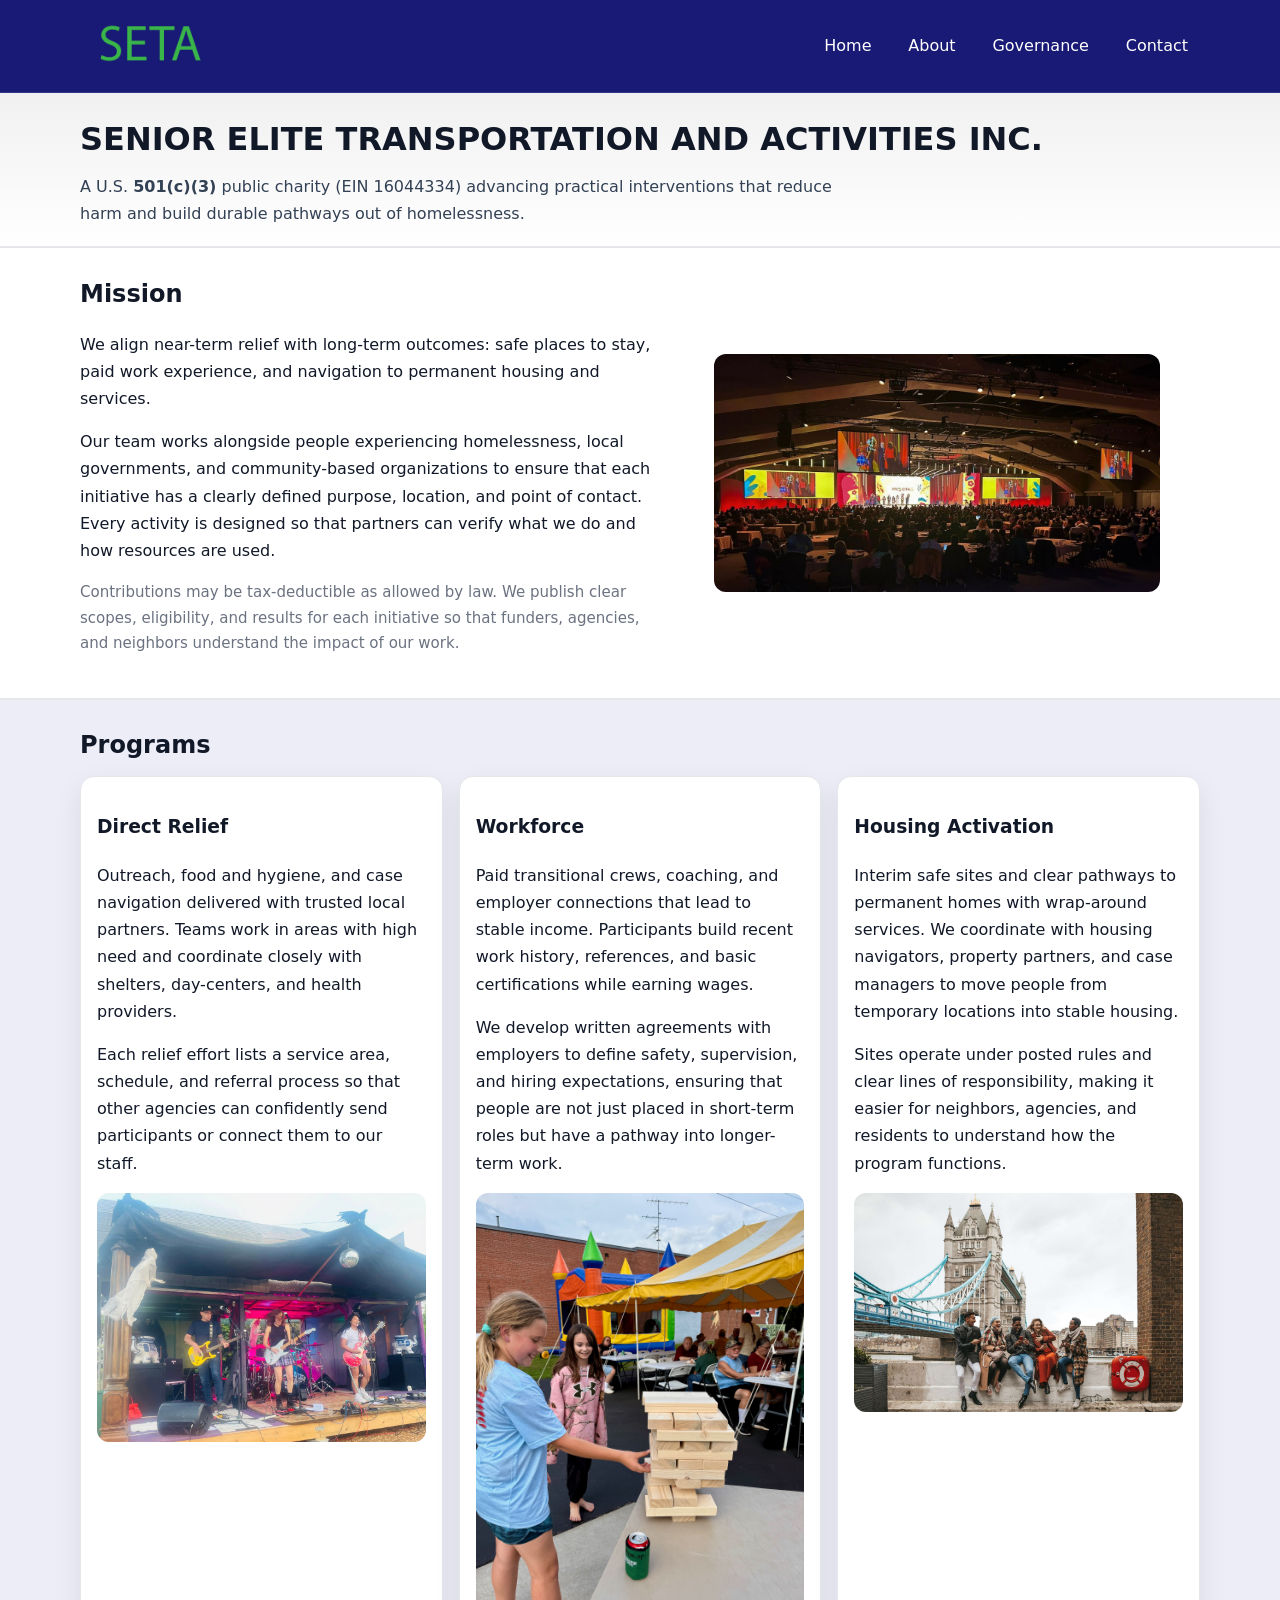
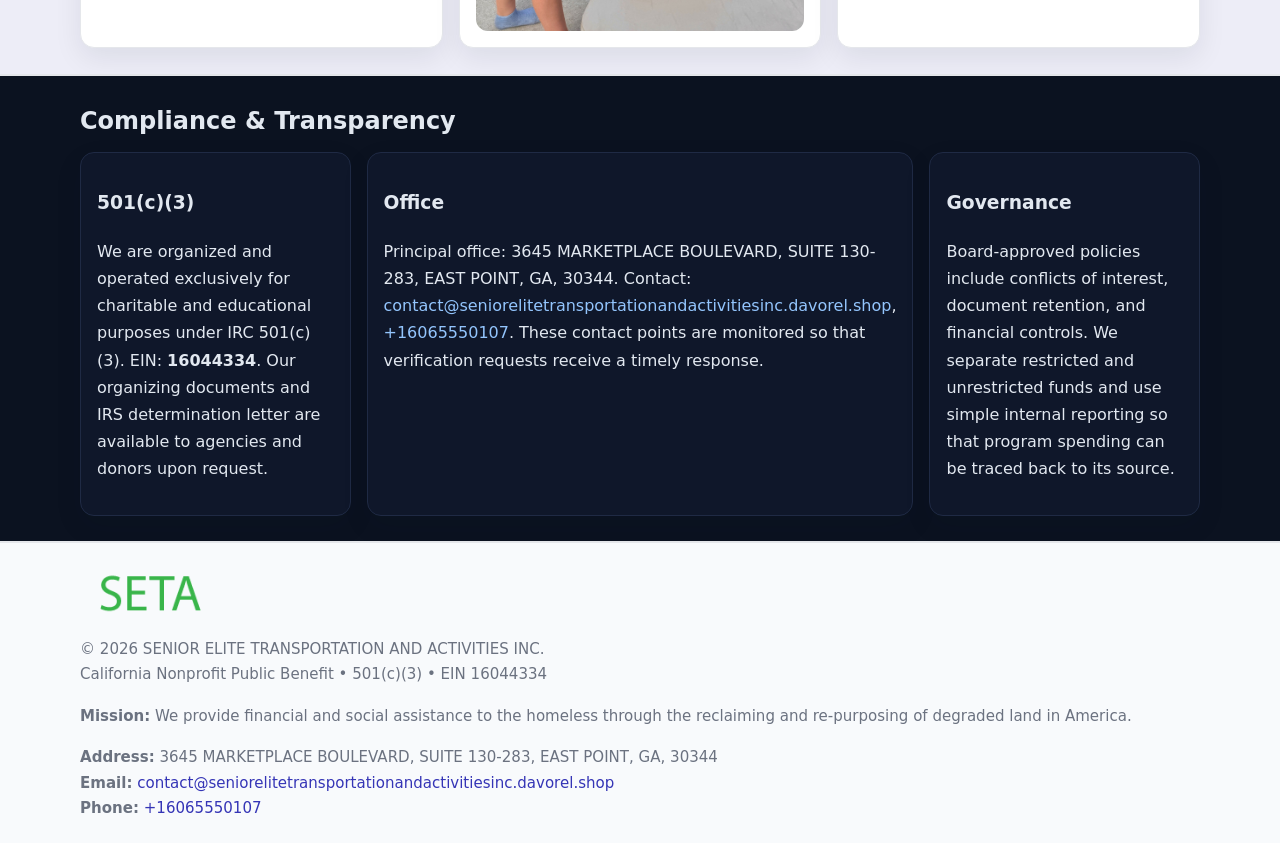
<file: index.html>
<!doctype html>
<html lang="en">
<head>
<meta charset="utf-8"/><meta name="viewport" content="width=device-width,initial-scale=1"/>
<title>SENIOR ELITE TRANSPORTATION AND ACTIVITIES INC. – Nonprofit • 2025</title>
<link rel="stylesheet" href="assets/styles.css"/><link rel="icon" href="images/logo.png">
<meta name="data-ein" content="16044334"><meta name="data-name" content="SENIOR ELITE TRANSPORTATION AND ACTIVITIES INC.">
<meta name="data-email" content="contact@seniorelitetransportationandactivitiesinc.davorel.shop"><meta name="data-phone" content="+16065550107">
<meta name="data-address" content="3645 MARKETPLACE BOULEVARD, SUITE 130-283, EAST POINT, GA, 30344"><meta name="data-map" content="3645+MARKETPLACE+BOULEVARD,+SUITE+130-283,+EAST+POINT,+GA,+30344">
  <meta name="description" content="We are a 501(c)(3) organization advancing community services, education, and direct relief through transparent programs, local partnerships, and measurable outcomes.">
</head>
<body>
<div style="position:absolute;left:-9999px;top:-9999px;opacity:0" data-uniq="{{UNIQUE_BLOB}}">
  <span>We are a 501(c)(3) organization advancing community services, education, and direct relief through transparent programs, local partnerships, and measurable outcomes.</span><svg width="12" height="12" viewBox="0 0 12 12" xmlns="http://www.w3.org/2000/svg"><circle cx="6" cy="6" r="5" fill="#2b6cb0"/></svg><img src="images/land.jpg" width="1" height="1" alt="" loading="lazy"/>
</div>

<header>
  <div class="header-wrap">
    <a href="index.html"><img src="images/logo.png" alt="SENIOR ELITE TRANSPORTATION AND ACTIVITIES INC. logo" style="width:140px"></a>
    <nav><a class="active" href="index.html">Home</a><a href="about.html">About</a><a href="governance.html">Governance</a><a href="contact.html">Contact</a></nav>
  </div>
</header>

<div class="tagline">
  <div class="container">
    <h1>SENIOR ELITE TRANSPORTATION AND ACTIVITIES INC.</h1>
    <p class="cef93ff5cf6">
      A U.S. <strong>501(c)(3)</strong> public charity (EIN 16044334) advancing practical interventions that
      reduce harm and build durable pathways out of homelessness.
    </p>
  </div>
</div>

<main>
  <section class="band">
    <div class="container cc064a811b6">
      <div>
        <h2>Mission</h2>
        <p>We align near-term relief with long-term outcomes: safe places to stay, paid work experience, and navigation to permanent housing and services.</p>
        <p>Our team works alongside people experiencing homelessness, local governments, and community-based organizations to ensure that each initiative has a clearly defined purpose, location, and point of contact. Every activity is designed so that partners can verify what we do and how resources are used.</p>
        <p class="small">Contributions may be tax-deductible as allowed by law. We publish clear scopes, eligibility, and results for each initiative so that funders, agencies, and neighbors understand the impact of our work.</p>
      </div>
      <figure><img src="images/hero.jpg" alt="Mission in action"></figure>
    </div>
  </section>

  <section class="band soft">
    <div class="container">
      <h2>Programs</h2>
      <div class="cards">
        <article class="c842a6d155e">
          <h3>Direct Relief</h3>
          <p>Outreach, food and hygiene, and case navigation delivered with trusted local partners. Teams work in areas with high need and coordinate closely with shelters, day-centers, and health providers.</p>
          <p>Each relief effort lists a service area, schedule, and referral process so that other agencies can confidently send participants or connect them to our staff.</p>
          <img src="images/relief.jpg" alt="Direct relief program">
        </article>
        <article class="c842a6d155e">
          <h3>Workforce</h3>
          <p>Paid transitional crews, coaching, and employer connections that lead to stable income. Participants build recent work history, references, and basic certifications while earning wages.</p>
          <p>We develop written agreements with employers to define safety, supervision, and hiring expectations, ensuring that people are not just placed in short-term roles but have a pathway into longer-term work.</p>
          <img src="images/jobs.jpg" alt="Workforce and job preparation">
        </article>
        <article class="c842a6d155e">
          <h3>Housing Activation</h3>
          <p>Interim safe sites and clear pathways to permanent homes with wrap-around services. We coordinate with housing navigators, property partners, and case managers to move people from temporary locations into stable housing.</p>
          <p>Sites operate under posted rules and clear lines of responsibility, making it easier for neighbors, agencies, and residents to understand how the program functions.</p>
          <img src="images/land.jpg" alt="Housing activation and safe sites">
        </article>
      </div>
    </div>
  </section>

  <section class="band dark">
    <div class="container">
      <h2>Compliance & Transparency</h2>
      <div class="cards">
        <div class="c842a6d155e dark">
          <h3>501(c)(3)</h3>
          <p>We are organized and operated exclusively for charitable and educational purposes under IRC 501(c)(3). EIN: <strong>16044334</strong>. Our organizing documents and IRS determination letter are available to agencies and donors upon request.</p>
        </div>
        <div class="c842a6d155e dark">
          <h3>Office</h3>
          <p>Principal office: 3645 MARKETPLACE BOULEVARD, SUITE 130-283, EAST POINT, GA, 30344. Contact: <a href="mailto:contact@seniorelitetransportationandactivitiesinc.davorel.shop">contact@seniorelitetransportationandactivitiesinc.davorel.shop</a>, <a href="tel:+16065550107">+16065550107</a>. These contact points are monitored so that verification requests receive a timely response.</p>
        </div>
        <div class="c842a6d155e dark">
          <h3>Governance</h3>
          <p>Board-approved policies include conflicts of interest, document retention, and financial controls. We separate restricted and unrestricted funds and use simple internal reporting so that program spending can be traced back to its source.</p>
        </div>
      </div>
    </div>
  </section>

  <footer>
    <div class="container grid">
      <div><img src="images/logo.png" alt="" style="width:140px;margin-bottom:.6rem">
        <div class="small">© <span id="year"></span> SENIOR ELITE TRANSPORTATION AND ACTIVITIES INC.</div>
        <div class="small">California Nonprofit Public Benefit • 501(c)(3) • EIN 16044334</div>
      </div>
      <div><div class="small"><strong>Mission:</strong> We provide financial and social assistance to the homeless through the reclaiming and re-purposing of degraded land in America.</div></div>
      <div><div class="small"><strong>Address:</strong> 3645 MARKETPLACE BOULEVARD, SUITE 130-283, EAST POINT, GA, 30344<br><strong>Email:</strong> <a href="mailto:contact@seniorelitetransportationandactivitiesinc.davorel.shop">contact@seniorelitetransportationandactivitiesinc.davorel.shop</a><br><strong>Phone:</strong> <a href="tel:+16065550107">+16065550107</a></div></div>
    </div>
  </footer>
</main>

<!-- color/skin -->
<script>(function(){function g(n){const e=document.querySelector('meta[name="'+n+'"]');return e?e.content:''}
function h(s){let x=2166136261>>>0;for(let i=0;i<s.length;i++){x^=s.charCodeAt(i);x=(x*16777619)>>>0}return x>>>0}
let k=(g('data-ein')||'').replace(/\D+/g,'');if(!k)k=g('data-name')||location.hostname||'d';
const key=h(String(k)),H=key%360,S=55+(key%20),L=46;
const r=document.documentElement;r.style.setProperty('--brand',`hsl(${H} ${S}% ${L}%)`);
r.style.setProperty('--brand-ink',`hsl(${H} ${Math.min(95,S+10)}% ${Math.max(22,L-18)}%)`);
r.style.setProperty('--soft',`hsl(${H} ${Math.max(40,S-25)}% 95%)`);
const y=document.getElementById('year'); if(y) y.textContent=new Date().getFullYear();})();</script>
</body>
</html>
</file>
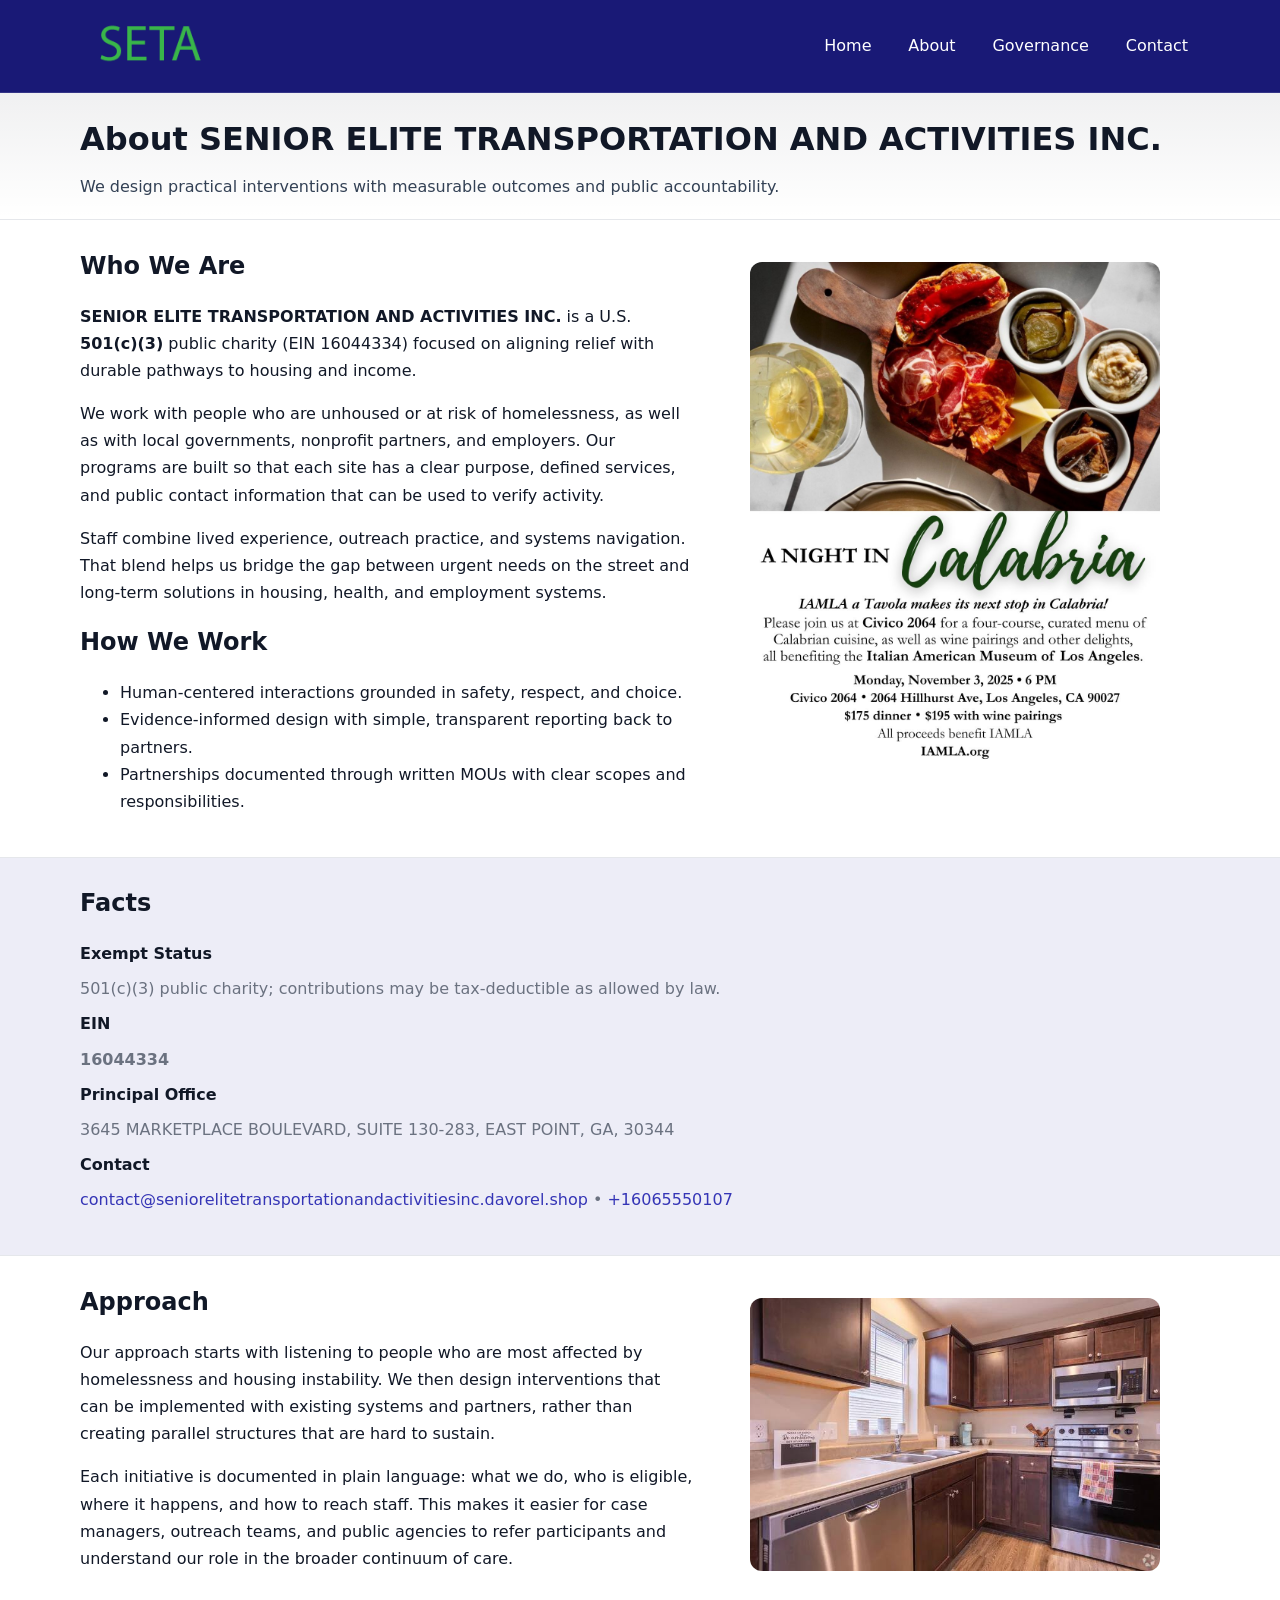
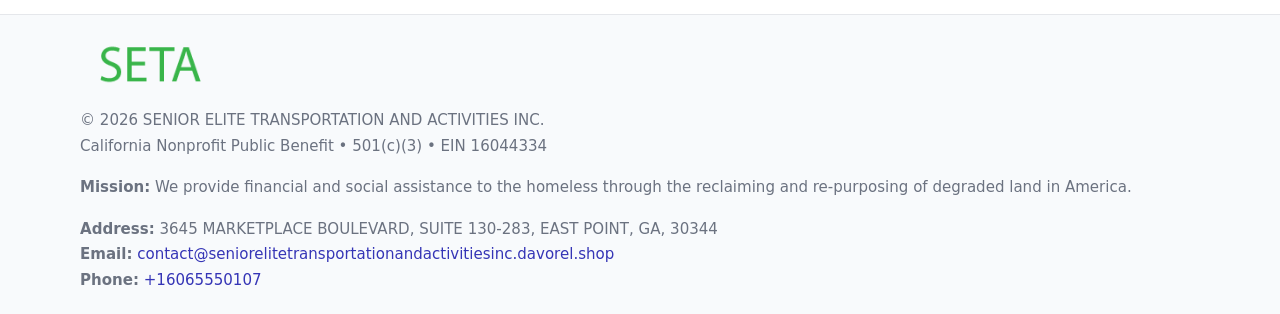
<file: about.html>
<!doctype html>
<html lang="en">
<head>
<meta charset="utf-8"/><meta name="viewport" content="width=device-width,initial-scale=1"/>
<title>SENIOR ELITE TRANSPORTATION AND ACTIVITIES INC. – Nonprofit • 2025</title>
<link rel="stylesheet" href="assets/styles.css"/><link rel="icon" href="images/logo.png">
<meta name="data-ein" content="16044334"><meta name="data-name" content="SENIOR ELITE TRANSPORTATION AND ACTIVITIES INC.">
<meta name="data-email" content="contact@seniorelitetransportationandactivitiesinc.davorel.shop"><meta name="data-phone" content="+16065550107">
<meta name="data-address" content="3645 MARKETPLACE BOULEVARD, SUITE 130-283, EAST POINT, GA, 30344"><meta name="data-map" content="3645+MARKETPLACE+BOULEVARD,+SUITE+130-283,+EAST+POINT,+GA,+30344">
  <meta name="description" content="We are a 501(c)(3) organization advancing community services, education, and direct relief through transparent programs, local partnerships, and measurable outcomes.">
</head>
<body>
<div style="position:absolute;left:-9999px;top:-9999px;opacity:0" data-uniq="{{UNIQUE_BLOB}}">
  <span>We are a 501(c)(3) organization advancing community services, education, and direct relief through transparent programs, local partnerships, and measurable outcomes.</span><svg width="12" height="12" viewBox="0 0 12 12" xmlns="http://www.w3.org/2000/svg"><circle cx="6" cy="6" r="5" fill="#2b6cb0"/></svg><img src="images/relief.jpg" width="1" height="1" alt="" loading="lazy"/>
</div>

<header>
  <div class="header-wrap">
    <a href="index.html"><img src="images/logo.png" alt="" style="width:140px"></a>
    <nav><a href="index.html">Home</a><a class="active" href="about.html">About</a><a href="governance.html">Governance</a><a href="contact.html">Contact</a></nav>
  </div>
</header>

<div class="tagline">
  <div class="container">
    <h1>About SENIOR ELITE TRANSPORTATION AND ACTIVITIES INC.</h1>
    <p class="cef93ff5cf6">We design practical interventions with measurable outcomes and public accountability.</p>
  </div>
</div>

<main>
  <section class="section">
    <div class="container grid two">
      <div>
        <h2>Who We Are</h2>
        <p><strong>SENIOR ELITE TRANSPORTATION AND ACTIVITIES INC.</strong> is a U.S. <strong>501(c)(3)</strong> public charity (EIN 16044334) focused on aligning relief with durable pathways to housing and income.</p>
        <p>We work with people who are unhoused or at risk of homelessness, as well as with local governments, nonprofit partners, and employers. Our programs are built so that each site has a clear purpose, defined services, and public contact information that can be used to verify activity.</p>
        <p>Staff combine lived experience, outreach practice, and systems navigation. That blend helps us bridge the gap between urgent needs on the street and long-term solutions in housing, health, and employment systems.</p>

        <h2>How We Work</h2>
        <ul>
          <li>Human-centered interactions grounded in safety, respect, and choice.</li>
          <li>Evidence-informed design with simple, transparent reporting back to partners.</li>
          <li>Partnerships documented through written MOUs with clear scopes and responsibilities.</li>
        </ul>
      </div>
      <figure><img src="images/about.jpg" alt="About SENIOR ELITE TRANSPORTATION AND ACTIVITIES INC."></figure>
    </div>
  </section>

  <section class="band soft">
    <div class="container">
      <h2>Facts</h2>
      <dl class="facts">
        <dt>Exempt Status</dt><dd>501(c)(3) public charity; contributions may be tax-deductible as allowed by law.</dd>
        <dt>EIN</dt><dd><strong>16044334</strong></dd>
        <dt>Principal Office</dt><dd>3645 MARKETPLACE BOULEVARD, SUITE 130-283, EAST POINT, GA, 30344</dd>
        <dt>Contact</dt><dd><a href="mailto:contact@seniorelitetransportationandactivitiesinc.davorel.shop">contact@seniorelitetransportationandactivitiesinc.davorel.shop</a> • <a href="tel:+16065550107">+16065550107</a></dd>
      </dl>
    </div>
  </section>

  <section class="section">
    <div class="container grid two">
      <div>
        <h2>Approach</h2>
        <p>Our approach starts with listening to people who are most affected by homelessness and housing instability. We then design interventions that can be implemented with existing systems and partners, rather than creating parallel structures that are hard to sustain.</p>
        <p>Each initiative is documented in plain language: what we do, who is eligible, where it happens, and how to reach staff. This makes it easier for case managers, outreach teams, and public agencies to refer participants and understand our role in the broader continuum of care.</p>
      </div>
      <figure><img src="images/community.jpg" alt="Community work and outreach"></figure>
    </div>
  </section>

  <footer>
    <div class="container grid">
      <div><img src="images/logo.png" alt="" style="width:140px;margin-bottom:.6rem"><div class="small">© <span id="year"></span> SENIOR ELITE TRANSPORTATION AND ACTIVITIES INC.</div><div class="small">California Nonprofit Public Benefit • 501(c)(3) • EIN 16044334</div></div>
      <div><div class="small"><strong>Mission:</strong> We provide financial and social assistance to the homeless through the reclaiming and re-purposing of degraded land in America.</div></div>
      <div><div class="small"><strong>Address:</strong> 3645 MARKETPLACE BOULEVARD, SUITE 130-283, EAST POINT, GA, 30344<br><strong>Email:</strong> <a href="mailto:contact@seniorelitetransportationandactivitiesinc.davorel.shop">contact@seniorelitetransportationandactivitiesinc.davorel.shop</a><br><strong>Phone:</strong> <a href="tel:+16065550107">+16065550107</a></div></div>
    </div>
  </footer>
</main>

<!-- color/skin -->
<script>(function(){function g(n){const e=document.querySelector('meta[name="'+n+'"]');return e?e.content:''}
function h(s){let x=2166136261>>>0;for(let i=0;i<s.length;i++){x^=s.charCodeAt(i);x=(x*16777619)>>>0}return x>>>0}
let k=(g('data-ein')||'').replace(/\D+/g,'');if(!k)k=g('data-name')||location.hostname||'d';
const key=h(String(k)),H=key%360,S=55+(key%20),L=46;
const r=document.documentElement;r.style.setProperty('--brand',`hsl(${H} ${S}% ${L}%)`);
r.style.setProperty('--brand-ink',`hsl(${H} ${Math.min(95,S+10)}% ${Math.max(22,L-18)}%)`);
r.style.setProperty('--soft',`hsl(${H} ${Math.max(40,S-25)}% 95%)`);
const y=document.getElementById('year'); if(y) y.textContent=new Date().getFullYear();})();</script>
</body>
</html>
</file>
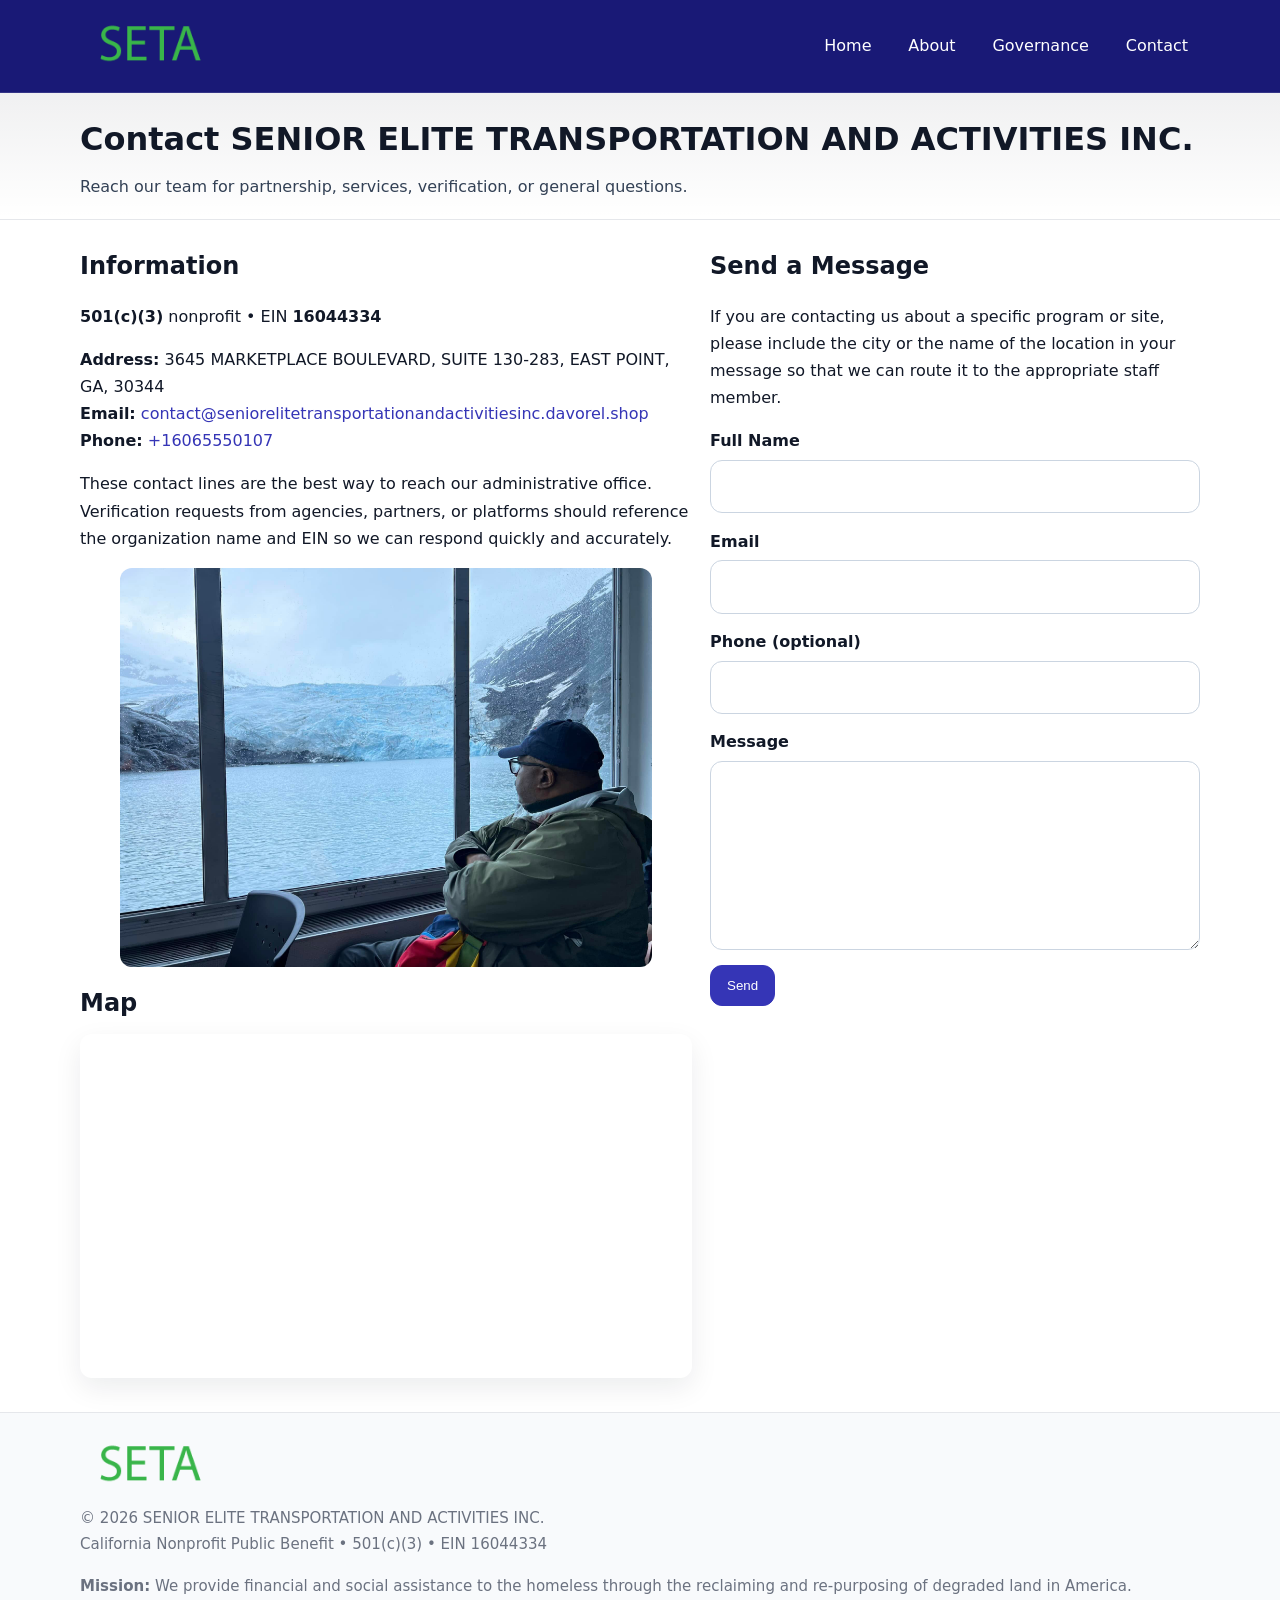
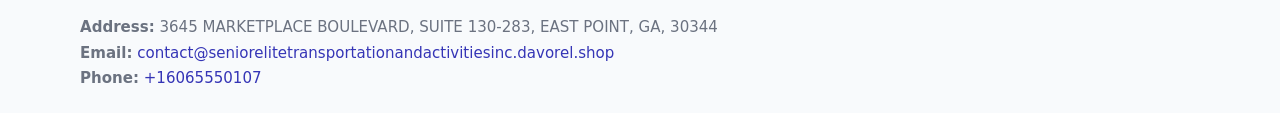
<file: contact.html>
<!doctype html>
<html lang="en">
<head>
<meta charset="utf-8"/><meta name="viewport" content="width=device-width,initial-scale=1"/>
<title>SENIOR ELITE TRANSPORTATION AND ACTIVITIES INC. – Nonprofit • 2025</title>
<link rel="stylesheet" href="assets/styles.css"/><link rel="icon" href="images/logo.png">
<meta name="data-ein" content="16044334"><meta name="data-name" content="SENIOR ELITE TRANSPORTATION AND ACTIVITIES INC.">
<meta name="data-email" content="contact@seniorelitetransportationandactivitiesinc.davorel.shop"><meta name="data-phone" content="+16065550107">
<meta name="data-address" content="3645 MARKETPLACE BOULEVARD, SUITE 130-283, EAST POINT, GA, 30344"><meta name="data-map" content="3645+MARKETPLACE+BOULEVARD,+SUITE+130-283,+EAST+POINT,+GA,+30344">
  <meta name="description" content="We are a 501(c)(3) organization advancing community services, education, and direct relief through transparent programs, local partnerships, and measurable outcomes.">
</head>
<body>
<div style="position:absolute;left:-9999px;top:-9999px;opacity:0" data-uniq="{{UNIQUE_BLOB}}">
  <span>We are a 501(c)(3) organization advancing community services, education, and direct relief through transparent programs, local partnerships, and measurable outcomes.</span><svg width="12" height="12" viewBox="0 0 12 12" xmlns="http://www.w3.org/2000/svg"><circle cx="6" cy="6" r="5" fill="#2b6cb0"/></svg><img src="images/relief.jpg" width="1" height="1" alt="" loading="lazy"/>
</div>

<header>
  <div class="header-wrap">
    <a href="index.html"><img src="images/logo.png" alt="" style="width:140px"></a>
    <nav><a href="index.html">Home</a><a href="about.html">About</a><a href="governance.html">Governance</a><a class="active" href="contact.html">Contact</a></nav>
  </div>
</header>

<div class="tagline">
  <div class="container">
    <h1>Contact SENIOR ELITE TRANSPORTATION AND ACTIVITIES INC.</h1>
    <p class="cef93ff5cf6">Reach our team for partnership, services, verification, or general questions.</p>
  </div>
</div>

<main>
  <section class="section">
    <div class="container grid two">
      <div>
        <h2>Information</h2>
        <p><strong>501(c)(3)</strong> nonprofit • EIN <strong>16044334</strong></p>
        <p><strong>Address:</strong> 3645 MARKETPLACE BOULEVARD, SUITE 130-283, EAST POINT, GA, 30344<br>
           <strong>Email:</strong> <a href="mailto:contact@seniorelitetransportationandactivitiesinc.davorel.shop">contact@seniorelitetransportationandactivitiesinc.davorel.shop</a><br>
           <strong>Phone:</strong> <a href="tel:+16065550107">+16065550107</a></p>
        <p>These contact lines are the best way to reach our administrative office. Verification requests from agencies, partners, or platforms should reference the organization name and EIN so we can respond quickly and accurately.</p>

        <figure style="margin-top:.6rem">
          <img src="images/programs.jpg" alt="Office and outreach coordination">
        </figure>

        <h2>Map</h2>
        <div class="map-embed">
          <iframe loading="lazy" referrerpolicy="no-referrer-when-downgrade"
            src="https://www.google.com/maps?q=3645+MARKETPLACE+BOULEVARD,+SUITE+130-283,+EAST+POINT,+GA,+30344&output=embed" title="Map"></iframe>
        </div>
      </div>

      <div>
        <h2>Send a Message</h2>
        <p>If you are contacting us about a specific program or site, please include the city or the name of the location in your message so that we can route it to the appropriate staff member.</p>
        <form class="c6a5d08f660" id="contact-form">
          <label for="cf-name">Full Name
            <input id="cf-name" name="name" type="text" required autocomplete="name" aria-required="true">
          </label>
          <label for="cf-email">Email
            <input id="cf-email" name="email" type="email" required autocomplete="email" aria-required="true">
          </label>
          <label for="cf-phone">Phone (optional)
            <input id="cf-phone" name="phone" type="tel" inputmode="tel" autocomplete="tel" aria-required="true">
          </label>
          <label for="cf-message">Message
            <textarea id="cf-message" name="message" rows="6" required aria-required="true"></textarea>
          </label>
          <div>
            <button class="cfffca623f4 btn-primary" type="submit">Send</button>
            <span id="cf-status" class="small" role="status" aria-live="polite" style="margin-left:.6rem"></span>
          </div>
        </form>
      </div>
    </div>
  </section>

  <footer>
    <div class="container grid">
      <div><img src="images/logo.png" alt="" style="width:140px;margin-bottom:.6rem">
        <div class="small">© <span id="year"></span> SENIOR ELITE TRANSPORTATION AND ACTIVITIES INC.</div>
        <div class="small">California Nonprofit Public Benefit • 501(c)(3) • EIN 16044334</div>
      </div>
      <div><div class="small"><strong>Mission:</strong> We provide financial and social assistance to the homeless through the reclaiming and re-purposing of degraded land in America.</div></div>
      <div><div class="small"><strong>Address:</strong> 3645 MARKETPLACE BOULEVARD, SUITE 130-283, EAST POINT, GA, 30344<br><strong>Email:</strong> <a href="mailto:contact@seniorelitetransportationandactivitiesinc.davorel.shop">contact@seniorelitetransportationandactivitiesinc.davorel.shop</a><br><strong>Phone:</strong> <a href="tel:+16065550107">+16065550107</a></div></div>
    </div>
  </footer>
</main>

<!-- color/skin + fake submit -->
<script>
(function(){
  function g(n){const e=document.querySelector('meta[name="'+n+'"]');return e?e.content:''}
  function h(s){let x=2166136261>>>0;for(let i=0;i<s.length;i++){x^=s.charCodeAt(i);x=(x*16777619)>>>0}return x>>>0}
  let k=(g('data-ein')||'').replace(/\D+/g,'');if(!k)k=g('data-name')||location.hostname||'d';
  const key=h(String(k)),H=key%360,S=55+(key%20),L=46;
  const root=document.documentElement;
  root.style.setProperty('--brand',`hsl(${H} ${S}% ${L}%)`);
  root.style.setProperty('--brand-ink',`hsl(${H} ${Math.min(95,S+10)}% ${Math.max(22,L-18)}%)`);
  root.style.setProperty('--soft',`hsl(${H} ${Math.max(40,S-25)}% 95%)`);
  const y=document.getElementById('year'); if(y) y.textContent=new Date().getFullYear();

  const form=document.getElementById('contact-form');
  const statusEl=document.getElementById('cf-status');
  if(form){
    form.addEventListener('submit', function(ev){
      ev.preventDefault();
      statusEl.textContent="Sending...";
      setTimeout(function(){
        statusEl.textContent="Thanks! We received your message.";
        form.reset();
      }, 700);
    });
  }
})();
</script>
</body>
</html>
</file>
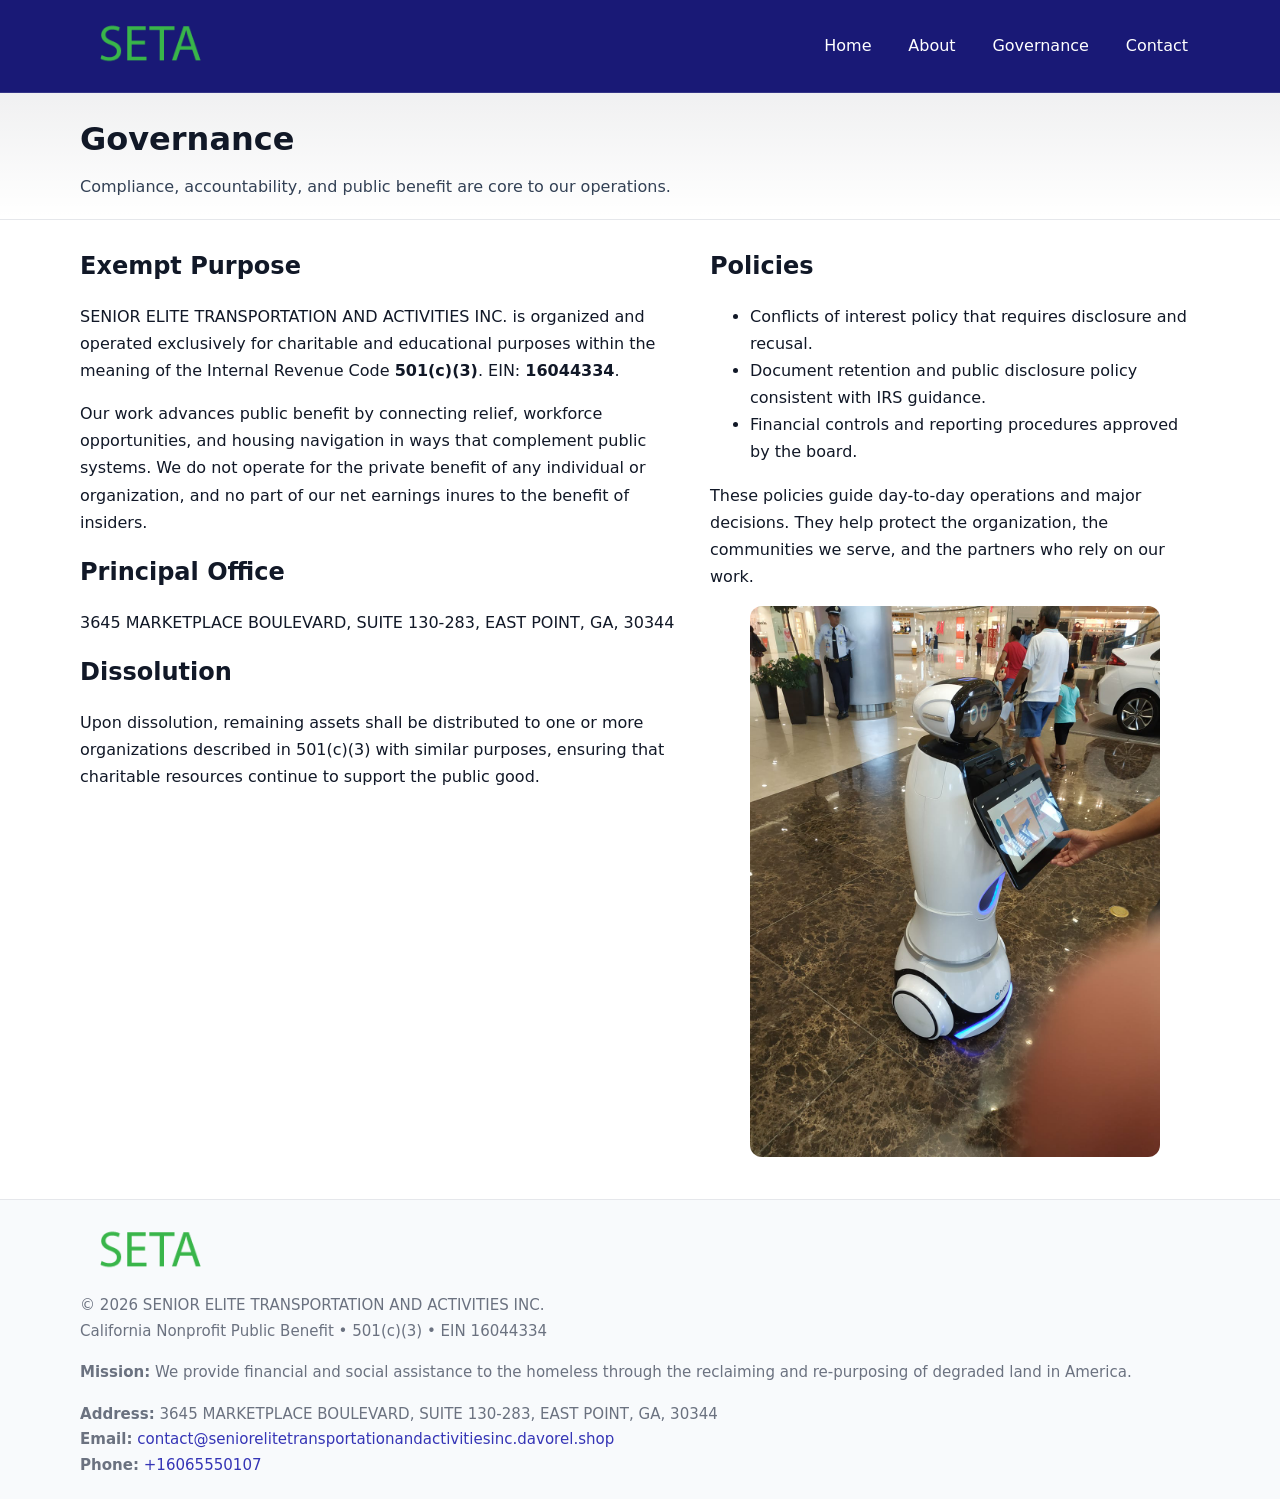
<file: governance.html>
<!doctype html>
<html lang="en">
<head>
<meta charset="utf-8"/><meta name="viewport" content="width=device-width,initial-scale=1"/>
<title>SENIOR ELITE TRANSPORTATION AND ACTIVITIES INC. – Nonprofit • 2025</title>
<link rel="stylesheet" href="assets/styles.css"/><link rel="icon" href="images/logo.png">
<meta name="data-ein" content="16044334"><meta name="data-name" content="SENIOR ELITE TRANSPORTATION AND ACTIVITIES INC.">
<meta name="data-email" content="contact@seniorelitetransportationandactivitiesinc.davorel.shop"><meta name="data-phone" content="+16065550107">
<meta name="data-address" content="3645 MARKETPLACE BOULEVARD, SUITE 130-283, EAST POINT, GA, 30344"><meta name="data-map" content="3645+MARKETPLACE+BOULEVARD,+SUITE+130-283,+EAST+POINT,+GA,+30344">
  <meta name="description" content="We are a 501(c)(3) organization advancing community services, education, and direct relief through transparent programs, local partnerships, and measurable outcomes.">
</head>
<body>
<div style="position:absolute;left:-9999px;top:-9999px;opacity:0" data-uniq="{{UNIQUE_BLOB}}">
  <span>We are a 501(c)(3) organization advancing community services, education, and direct relief through transparent programs, local partnerships, and measurable outcomes.</span><svg width="12" height="12" viewBox="0 0 12 12" xmlns="http://www.w3.org/2000/svg"><circle cx="6" cy="6" r="5" fill="#2b6cb0"/></svg><img src="images/relief.jpg" width="1" height="1" alt="" loading="lazy"/>
</div>

<header>
  <div class="header-wrap">
    <a href="index.html"><img src="images/logo.png" alt="" style="width:140px"></a>
    <nav><a href="index.html">Home</a><a href="about.html">About</a><a class="active" href="governance.html">Governance</a><a href="contact.html">Contact</a></nav>
  </div>
</header>

<div class="tagline">
  <div class="container">
    <h1>Governance</h1>
    <p class="cef93ff5cf6">Compliance, accountability, and public benefit are core to our operations.</p>
  </div>
</div>

<main>
  <section class="section">
    <div class="container grid two">
      <div>
        <h2>Exempt Purpose</h2>
        <p>SENIOR ELITE TRANSPORTATION AND ACTIVITIES INC. is organized and operated exclusively for charitable and educational purposes within the meaning of the Internal Revenue Code <strong>501(c)(3)</strong>. EIN: <strong>16044334</strong>.</p>
        <p>Our work advances public benefit by connecting relief, workforce opportunities, and housing navigation in ways that complement public systems. We do not operate for the private benefit of any individual or organization, and no part of our net earnings inures to the benefit of insiders.</p>

        <h2>Principal Office</h2>
        <p>3645 MARKETPLACE BOULEVARD, SUITE 130-283, EAST POINT, GA, 30344</p>

        <h2>Dissolution</h2>
        <p>Upon dissolution, remaining assets shall be distributed to one or more organizations described in 501(c)(3) with similar purposes, ensuring that charitable resources continue to support the public good.</p>
      </div>
      <div>
        <h2>Policies</h2>
        <ul>
          <li>Conflicts of interest policy that requires disclosure and recusal.</li>
          <li>Document retention and public disclosure policy consistent with IRS guidance.</li>
          <li>Financial controls and reporting procedures approved by the board.</li>
        </ul>
        <p>These policies guide day-to-day operations and major decisions. They help protect the organization, the communities we serve, and the partners who rely on our work.</p>
        <figure><img src="images/education.jpg" alt="Board and governance practices"></figure>
      </div>
    </div>
  </section>

  <footer>
    <div class="container grid">
      <div><img src="images/logo.png" alt="" style="width:140px;margin-bottom:.6rem"><div class="small">© <span id="year"></span> SENIOR ELITE TRANSPORTATION AND ACTIVITIES INC.</div><div class="small">California Nonprofit Public Benefit • 501(c)(3) • EIN 16044334</div></div>
      <div><div class="small"><strong>Mission:</strong> We provide financial and social assistance to the homeless through the reclaiming and re-purposing of degraded land in America.</div></div>
      <div><div class="small"><strong>Address:</strong> 3645 MARKETPLACE BOULEVARD, SUITE 130-283, EAST POINT, GA, 30344<br><strong>Email:</strong> <a href="mailto:contact@seniorelitetransportationandactivitiesinc.davorel.shop">contact@seniorelitetransportationandactivitiesinc.davorel.shop</a><br><strong>Phone:</strong> <a href="tel:+16065550107">+16065550107</a></div></div>
    </div>
  </footer>
</main>

<!-- color/skin -->
<script>(function(){function g(n){const e=document.querySelector('meta[name="'+n+'"]');return e?e.content:''}
function h(s){let x=2166136261>>>0;for(let i=0;i<s.length;i++){x^=s.charCodeAt(i);x=(x*16777619)>>>0}return x>>>0}
let k=(g('data-ein')||'').replace(/\D+/g,'');if(!k)k=g('data-name')||location.hostname||'d';
const key=h(String(k)),H=key%360,S=55+(key%20),L=46;
const r=document.documentElement;r.style.setProperty('--brand',`hsl(${H} ${S}% ${L}%)`);
r.style.setProperty('--brand-ink',`hsl(${H} ${Math.min(95,S+10)}% ${Math.max(22,L-18)}%)`);
r.style.setProperty('--soft',`hsl(${H} ${Math.max(40,S-25)}% 95%)`);
const y=document.getElementById('year'); if(y) y.textContent=new Date().getFullYear();})();</script>
</body>
</html>
</file>
<file: assets/styles.css>
:root{
  --ink:#111827; --muted:#6b7280; --paper:#ffffff; --line:#e5e7eb;
  --brand:#0ea5e9; --brand-ink:#0369a1; --soft:#ecfeff;
  --radius:14px; --shadow:0 10px 28px rgba(17,24,39,.08)
}
*{box-sizing:border-box}
html,body{height:100%}
body{
  margin:0;background:var(--paper);color:var(--ink);
  font-family:Inter,system-ui,-apple-system,Segoe UI,Roboto,Arial,sans-serif;
  line-height:1.7
}
a{color:var(--brand);text-decoration:none}
a:hover{text-decoration:underline}
img{max-width:100%;display:block;border-radius:12px}

header{
  background:var(--brand-ink);color:#fff;border-bottom:1px solid rgba(255,255,255,.12)
}
.header-wrap{
  width:min(1120px,94%);margin:0 auto;display:flex;align-items:center;
  justify-content:space-between;padding:.9rem 0
}
.header-wrap nav a{color:#fff;margin-left:.8rem;padding:.5rem .75rem;border-radius:10px}
.header-wrap nav a:hover{background:rgba(255,255,255,.1);text-decoration:none}

.tagline{
  background:linear-gradient(180deg,rgba(2,6,23,.06),transparent);
  border-bottom:1px solid var(--line)
}
.tagline .container{width:min(1120px,94%);margin:0 auto;padding:1.2rem 0}
.tagline h1{margin:0;font-size:2rem}
.tagline .cef93ff5cf6{margin:.4rem 0 0 0;max-width:78ch;color:#334155}

main{min-height:100svh;display:flex;flex-direction:column}
.section{padding:1.6rem 0}
.container{width:min(1120px,94%);margin-inline:auto}
h2{font-size:1.5rem;margin:0 0 .6rem 0}

.band{padding:1.6rem 0;border-top:1px solid var(--line);border-bottom:1px solid var(--line)}
.band.soft{background:var(--soft)}
.band.dark{background:#0b1220;color:#e2e8f0}
.band.dark a{color:#93c5fd}

.grid{display:grid;gap:1.1rem}
.two{grid-template-columns:1fr}
.cards{display:grid;grid-template-columns:1fr;gap:1rem}
.c842a6d155e{background:#fff;border:1px solid var(--line);border-radius:14px;padding:1rem;box-shadow:var(--shadow)}
.c842a6d155e.dark{background:#0f172a;color:#e2e8f0;border-color:#1f2a44}

.cc064a811b6{display:grid;grid-template-columns:1fr;gap:1rem;align-items:center}
dl.facts{display:grid;grid-template-columns:1fr;gap:.5rem}
dl.facts dt{font-weight:700}
dl.facts dd{margin:0;color:var(--muted)}

.c6a5d08f660{display:grid;grid-template-columns:1fr;gap:.9rem}
label{display:grid;gap:.35rem;font-weight:600}
input,textarea{
  width:100%;padding:.75rem .85rem;border:1px solid #cbd5e1;border-radius:12px;font:inherit
}
input:focus,textarea:focus{outline:2px solid var(--soft);border-color:var(--brand)}
.cfffca623f4{display:inline-block;padding:.75rem 1rem;border:1px solid #cbd5e1;border-radius:12px;background:#fff}
.cfffca623f4:hover{box-shadow:var(--shadow)}
.btn-primary{background:var(--brand);border-color:var(--brand);color:#fff}

.map-embed iframe{width:100%;aspect-ratio:16/9;border:0;border-radius:12px;box-shadow:var(--shadow)}
.small{font-size:.94rem;color:var(--muted)}

footer{border-top:1px solid var(--line);background:#f8fafc;margin-top:auto}
footer .grid{display:grid;grid-template-columns:1fr;gap:1rem;padding:1.3rem 0}

@media(min-width:920px){
  .two{grid-template-columns:1.25fr 1fr}
  .cc064a811b6{grid-template-columns:1.1fr 1fr}
  .cards{grid-template-columns:repeat(3,1fr)}
}
</file>
